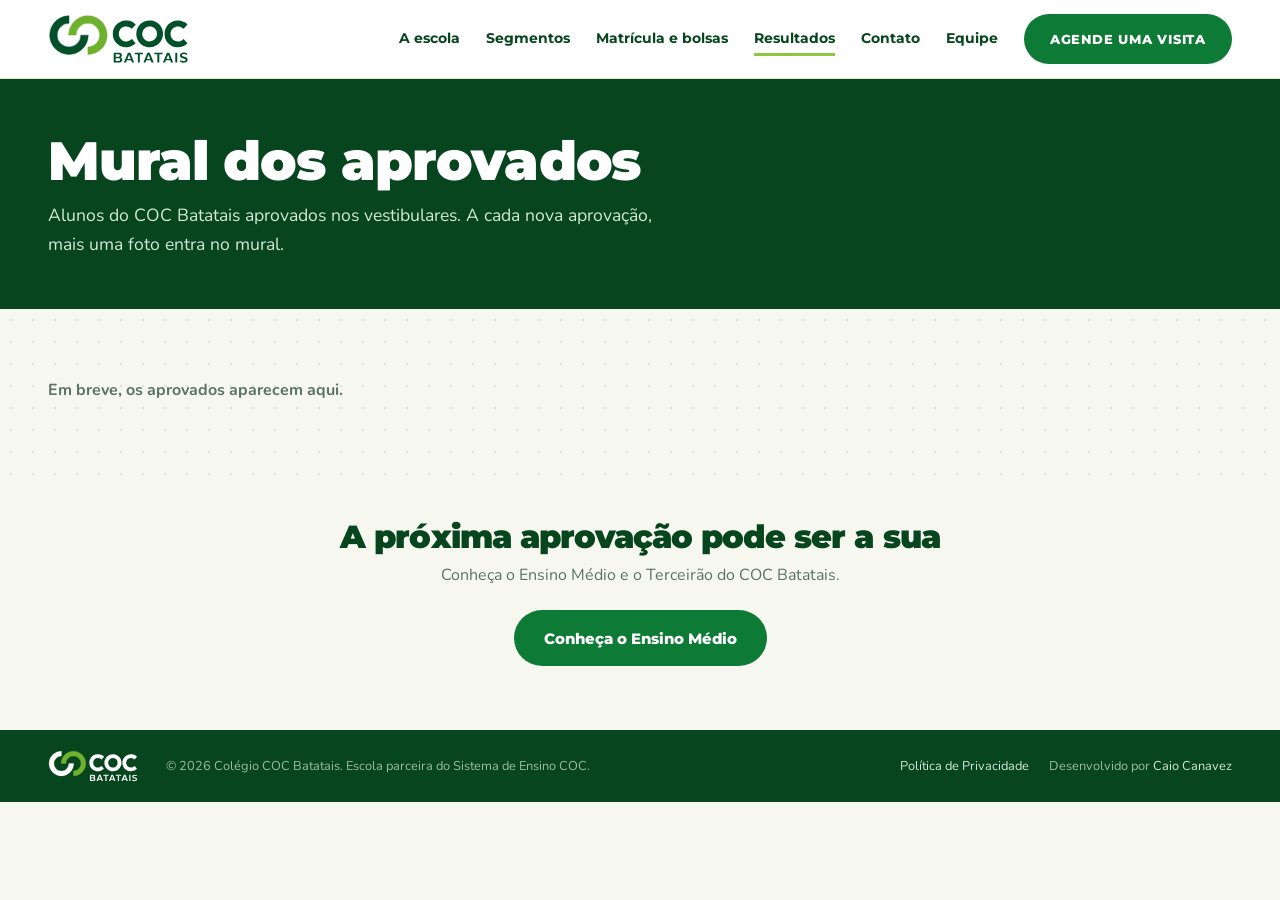
<file: aprovados.html>
<!doctype html>
<html lang="pt-BR" class="mural-page">
<head>
  <meta charset="utf-8">
  <meta name="viewport" content="width=device-width,initial-scale=1">
  <title>Mural dos aprovados | Colégio COC Batatais</title>
  <meta name="description" content="Alunos do Colégio COC Batatais aprovados nos vestibulares: nome, curso e faculdade de cada aprovação.">
  <meta name="theme-color" content="#07451f">
  <!-- VERSÃO DE TESTE: remover a linha abaixo quando o site for para a hospedagem definitiva -->
  <meta name="robots" content="noindex, nofollow">
  <meta property="og:title" content="Mural dos aprovados | Colégio COC Batatais">
  <meta property="og:description" content="Alunos do COC Batatais aprovados nos vestibulares.">
  <meta property="og:type" content="website">
  <meta property="og:locale" content="pt_BR">
  <meta property="og:image" content="assets/og-image.jpg">
  <link rel="icon" type="image/svg+xml" href="assets/logo/simbolo-coc.svg">
  <link rel="preconnect" href="https://fonts.googleapis.com">
  <link rel="preconnect" href="https://fonts.gstatic.com" crossorigin>
  <link href="https://fonts.googleapis.com/css2?family=Caveat+Brush&family=Montserrat:wght@700;800;900&family=Nunito:wght@400;600;700;800&display=swap" rel="stylesheet">
  <link rel="stylesheet" href="assets/css/site.css">
  <link rel="stylesheet" href="assets/mural.css">
</head>
<body>
  <a class="skip" href="#conteudo">Pular para o conteúdo</a>
  <header class="site-header"><div class="container nav"><a class="brand" href="index.html" aria-label="Colégio COC Batatais, página inicial"><img src="assets/logo/logo-coc-batatais.svg" alt="" width="1244" height="440"></a><nav class="navlinks" id="navlinks" aria-label="Navegação principal"><a href="index.html#escola">A escola</a><a href="index.html#segmentos">Segmentos</a><a href="index.html#bolsas">Matrícula e bolsas</a><a href="aprovados.html" aria-current="page">Resultados</a><a href="index.html#contato">Contato</a><a href="colaboradores.html">Equipe</a><a class="btn btn-green btn-caps" href="index.html#contato">Agende uma visita</a></nav><button class="menu-btn" aria-label="Abrir menu" aria-expanded="false" aria-controls="navlinks"><span></span><span></span></button></div></header>

  <main id="conteudo">
    <section class="page-hero page-hero-mural"><div class="container"><h1>Mural dos aprovados</h1><p>Alunos do COC Batatais aprovados nos vestibulares. A cada nova aprovação, mais uma foto entra no mural.</p><span class="mural-count" id="count" hidden></span></div></section>
    <section class="mural-wall" aria-label="Alunos aprovados">
      <div id="mural"></div>
      <p class="mural-hint container" id="hint" hidden>Passe o mouse ou toque no mural para pausar.</p>
    </section>
    <section class="mural-cta container"><h2>A próxima aprovação pode ser a sua</h2><p>Conheça o Ensino Médio e o Terceirão do COC Batatais.</p><a class="btn btn-green" href="index.html#segmentos">Conheça o Ensino Médio</a></section>
  </main>

  <footer class="site-footer"><div class="container foot"><a class="brand" href="index.html" aria-label="Colégio COC Batatais, página inicial"><img src="assets/logo/logo-coc-batatais-branco.svg" alt="" width="1244" height="440" loading="lazy" decoding="async"></a><span class="copy">© 2026 Colégio COC Batatais. Escola parceira do Sistema de Ensino COC.</span><nav class="f-links" aria-label="Rodapé"><a href="politica-de-privacidade.html">Política de Privacidade</a><span>Desenvolvido por <a href="https://www.instagram.com/canavezz/" target="_blank" rel="noopener noreferrer" aria-label="Instagram de Caio Canavez">Caio Canavez</a></span></nav></div></footer>

  <script src="assets/supabase-config.js"></script>
  <script src="assets/mural.js"></script>
  <script>
    CocMural.mount(document.getElementById('mural'), {
      onEmpty: el => { el.innerHTML = '<p class="mq-empty container">Em breve, os aprovados aparecem aqui.</p>'; }
    }).then(rows => {
      if (!rows.length) return;
      const count = document.getElementById('count');
      count.textContent = rows.length === 1 ? '1 aprovação' : `${rows.length} aprovações`;
      count.hidden = false;
      document.getElementById('hint').hidden = false;
    });
  </script>
  <script src="assets/js/site.js" defer></script>
</body>
</html>
</file>
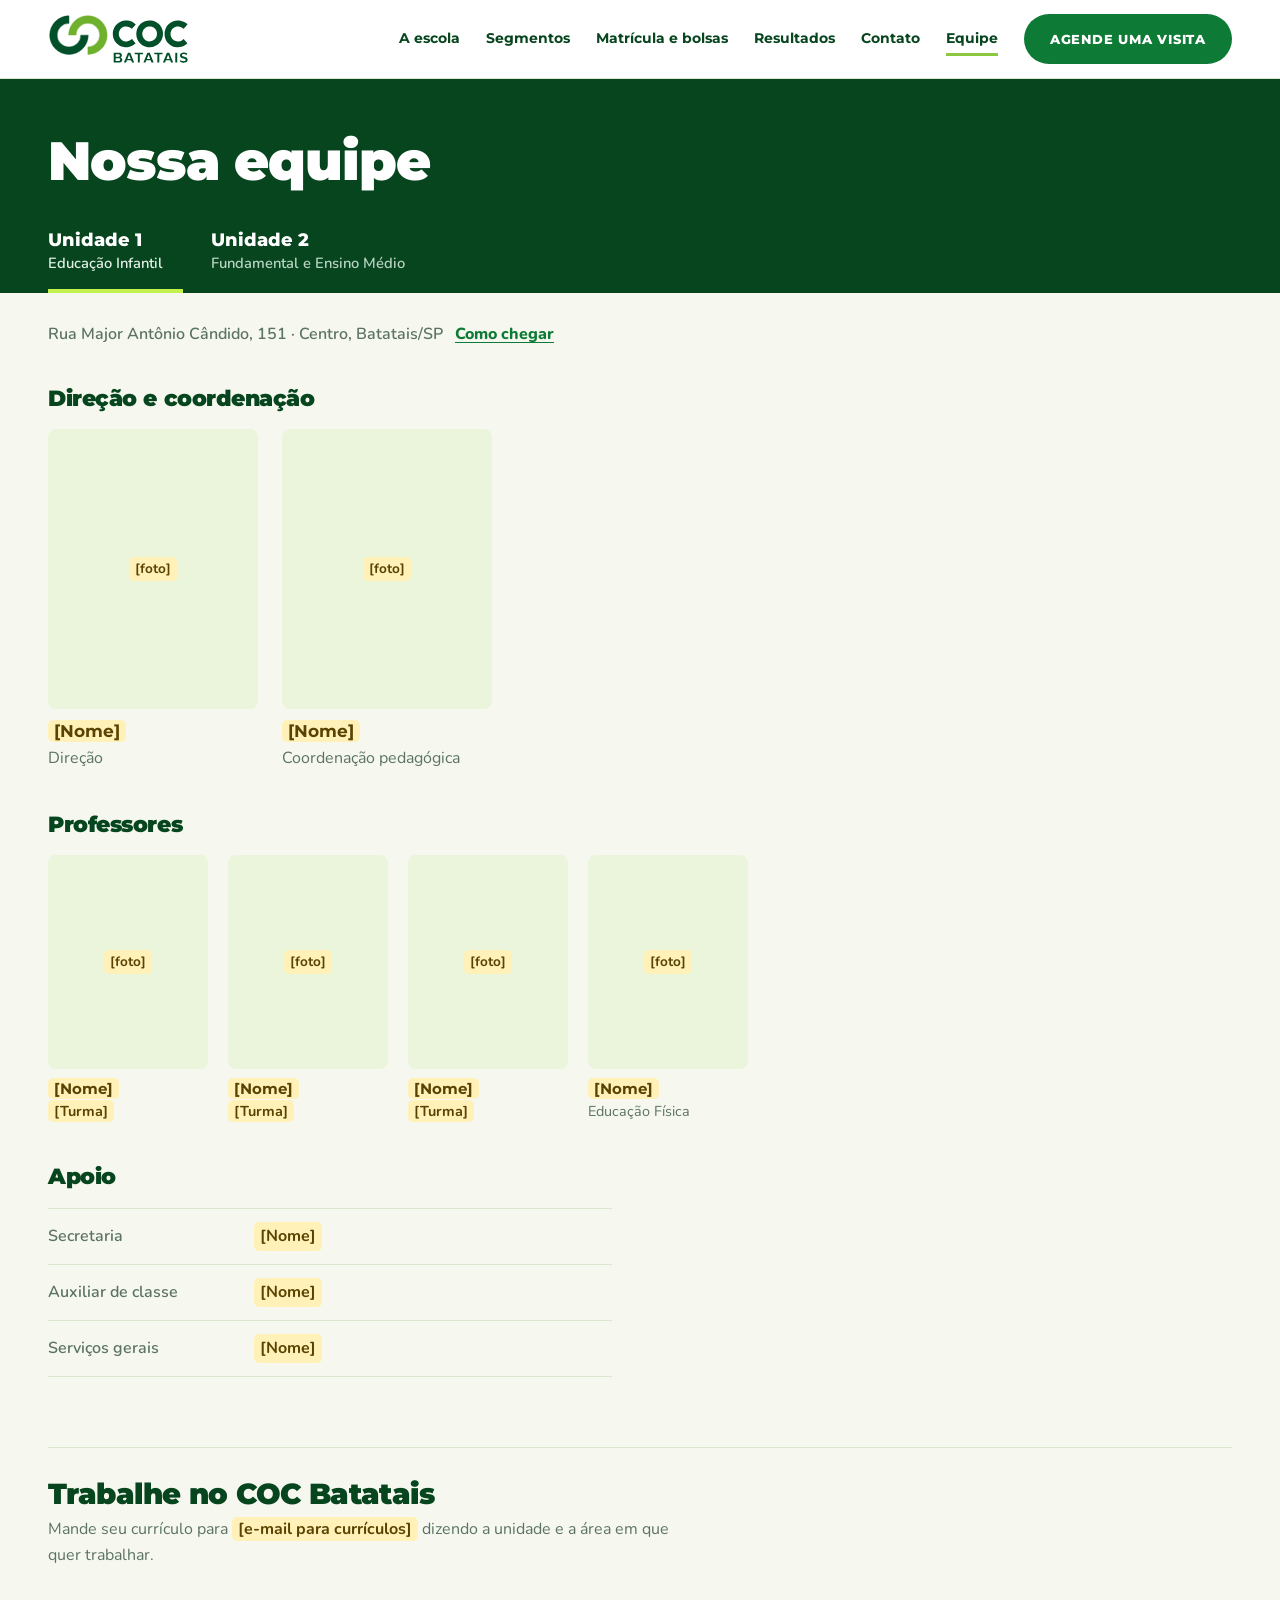
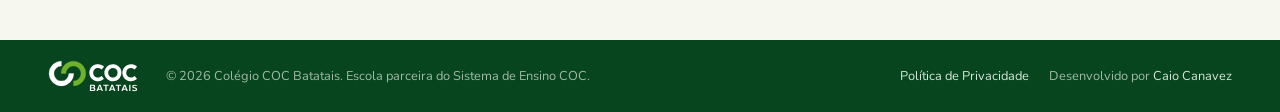
<file: colaboradores.html>
<!doctype html>
<html lang="pt-BR" class="team">
<head>
  <meta charset="utf-8">
  <meta name="viewport" content="width=device-width,initial-scale=1">
  <title>Nossa equipe | Colégio COC Batatais</title>
  <meta name="description" content="Conheça a equipe do Colégio COC Batatais: direção, coordenação, professores e funcionários das Unidades 1 e 2.">
  <meta name="theme-color" content="#07451f">
  <!-- VERSÃO DE TESTE: remover a linha abaixo quando o site for para a hospedagem definitiva -->
  <meta name="robots" content="noindex, nofollow">
  <meta property="og:title" content="Nossa equipe | Colégio COC Batatais">
  <meta property="og:description" content="Direção, coordenação, professores e funcionários das Unidades 1 e 2.">
  <meta property="og:type" content="website">
  <meta property="og:locale" content="pt_BR">
  <meta property="og:image" content="assets/og-image.jpg">
  <link rel="icon" type="image/svg+xml" href="assets/logo/simbolo-coc.svg">
  <link rel="preconnect" href="https://fonts.googleapis.com">
  <link rel="preconnect" href="https://fonts.gstatic.com" crossorigin>
  <link href="https://fonts.googleapis.com/css2?family=Caveat+Brush&family=Montserrat:wght@700;800;900&family=Nunito:wght@400;600;700;800&display=swap" rel="stylesheet">
  <link rel="stylesheet" href="assets/css/site.css">
</head>
<body>
  <a class="skip" href="#conteudo">Pular para o conteúdo</a>
  <header class="site-header"><div class="container nav"><a class="brand" href="index.html" aria-label="Colégio COC Batatais, página inicial"><img src="assets/logo/logo-coc-batatais.svg" alt="" width="1244" height="440"></a><nav class="navlinks" id="navlinks" aria-label="Navegação principal"><a href="index.html#escola">A escola</a><a href="index.html#segmentos">Segmentos</a><a href="index.html#bolsas">Matrícula e bolsas</a><a href="index.html#aprovados">Resultados</a><a href="index.html#contato">Contato</a><a href="colaboradores.html" aria-current="page">Equipe</a><a class="btn btn-green btn-caps" href="index.html#contato">Agende uma visita</a></nav><button class="menu-btn" aria-label="Abrir menu" aria-expanded="false" aria-controls="navlinks"><span></span><span></span></button></div></header>

  <main id="conteudo">
    <section class="page-hero"><div class="container"><h1>Nossa equipe</h1><div class="unit-tabs" role="tablist" aria-label="Unidades" id="unit-tabs"></div></div></section>
    <div class="container" id="units"></div>
    <div class="container"><section class="join" aria-labelledby="join-title"><h2 id="join-title">Trabalhe no COC Batatais</h2><p>Mande seu currículo para <span id="cv-mail"></span> dizendo a unidade e a área em que quer trabalhar.</p></section></div>
  </main>

  <footer class="site-footer"><div class="container foot"><a class="brand" href="index.html" aria-label="Colégio COC Batatais, página inicial"><img src="assets/logo/logo-coc-batatais-branco.svg" alt="" width="1244" height="440" loading="lazy" decoding="async"></a><span class="copy">© 2026 Colégio COC Batatais. Escola parceira do Sistema de Ensino COC.</span><nav class="f-links" aria-label="Rodapé"><a href="politica-de-privacidade.html">Política de Privacidade</a><span>Desenvolvido por <a href="https://www.instagram.com/canavezz/" target="_blank" rel="noopener noreferrer" aria-label="Instagram de Caio Canavez">Caio Canavez</a></span></nav></div></footer>

  <script>
    /* ==== EQUIPE: edite aqui ====
       Textos entre [colchetes] aparecem destacados em amarelo: troque pelos dados reais.
       P(nome, cargo, disciplina ou turma, foto)
         nome: um nome ou uma lista, ex.: ['Ana Lima','João Prado'] (vários professores na mesma disciplina).
         foto: caminho da imagem, ex.: 'assets/equipe/maria-silva.jpg' (retrato em pé, 3:4).
       Grupos com formato:'fotos' mostram retratos (com destaque:true, maiores: direção e coordenação).
       Embaixo do nome aparece a disciplina ou a turma; sem elas, o cargo.
       Quem não tiver foto aparece só com nome e cargo. Grupos sem formato viram uma lista (equipe de apoio).
       Os demais viram um quadro: disciplina, turma ou cargo à esquerda e o nome à direita,
       com a foto pequena ao lado do nome quando houver.
       Publique nome e foto de cada pessoa somente com autorização dela (LGPD). */
    const EMAIL_CURRICULO='';   // ex.: 'rh@cocbatatais.com.br'
    const P=(nome,cargo,disciplina='',foto='')=>({nome,cargo,disciplina,foto});
    const UNIDADES=[
      {id:'unidade-1',nome:'Unidade 1',resumo:'Educação Infantil',endereco:'Rua Major Antônio Cândido, 151 · Centro',mapa:'https://share.google/PtpCFJNDmwvgeJHQX',
        grupos:[
          {id:'u1-direcao',titulo:'Direção e coordenação',formato:'fotos',destaque:true,pessoas:[P('[Nome]','Direção'),P('[Nome]','Coordenação pedagógica')]},
          {id:'u1-professores',titulo:'Professores',formato:'fotos',pessoas:[P('[Nome]','Professora','[Turma]'),P('[Nome]','Professora','[Turma]'),P('[Nome]','Professora','[Turma]'),P('[Nome]','Professor(a)','Educação Física')]},
          {id:'u1-apoio',titulo:'Apoio',pessoas:[P('[Nome]','Secretaria'),P('[Nome]','Auxiliar de classe'),P('[Nome]','Serviços gerais')]}
        ]},
      {id:'unidade-2',nome:'Unidade 2',resumo:'Fundamental e Ensino Médio',endereco:'Rua Prudente de Morais, 143 · Centro',mapa:'https://share.google/SqHsHTZAGZyHKakDN',
        grupos:[
          {id:'u2-direcao',titulo:'Direção e coordenação',formato:'fotos',destaque:true,pessoas:[P('[Nome]','Direção'),P('[Nome]','Coordenação do Fundamental I'),P('[Nome]','Coordenação do Fundamental II e do Ensino Médio')]},
          {id:'u2-fund1',titulo:'Fundamental I',subtitulo:'1º ao 5º ano',formato:'fotos',pessoas:[P('[Nome]','Professora','1º ano'),P('[Nome]','Professora','2º ano'),P('[Nome]','Professora','3º ano'),P('[Nome]','Professora','4º ano'),P('[Nome]','Professora','5º ano')]},
          {id:'u2-fund2',titulo:'Fundamental II',subtitulo:'6º ao 9º ano',formato:'fotos',pessoas:[P('[Nome]','Professor(a)','Língua Portuguesa'),P('[Nome]','Professor(a)','Matemática'),P('[Nome]','Professor(a)','Ciências'),P('[Nome]','Professor(a)','História'),P('[Nome]','Professor(a)','Geografia'),P('[Nome]','Professor(a)','Inglês')]},
          {id:'u2-medio',titulo:'Ensino Médio',subtitulo:'1ª à 3ª série',formato:'fotos',pessoas:[P('[Nome]','Professor(a)','Língua Portuguesa'),P('[Nome]','Professor(a)','Matemática'),P('[Nome]','Professor(a)','Física'),P('[Nome]','Professor(a)','Química'),P('[Nome]','Professor(a)','Biologia'),P('[Nome]','Professor(a)','História')]},
          {id:'u2-apoio',titulo:'Administração e apoio',pessoas:[P('[Nome]','Secretaria'),P('[Nome]','Financeiro'),P('[Nome]','Inspetoria'),P('[Nome]','Serviços gerais')]}
        ]}
    ];

    const esc=s=>String(s).replace(/[&<>"]/g,c=>({'&':'&amp;','<':'&lt;','>':'&gt;','"':'&quot;'}[c]));
    const todo=s=>esc(s).replace(/\[([^\]]+)\]/g,'<span class="todo">[$1]</span>');
    const isTodo=s=>!Array.isArray(s)&&/^\[.*\]$/.test(s.trim());
    const names=n=>Array.isArray(n)?n.map(x=>`<span>${todo(x)}</span>`).join(''):todo(n);
        const img=p=>p.foto?`<img src="${esc(p.foto)}" alt="" loading="lazy" decoding="async" onerror="this.remove()">`:'';
    const portrait=p=>`<li${!p.foto&&!isTodo(p.nome)?' class="no-photo"':''}>${p.foto?`<div class="portrait-photo">${img(p)}</div>`:isTodo(p.nome)?'<div class="portrait-photo"><span class="todo">[foto]</span></div>':''}<strong>${names(p.nome)}</strong><span class="portrait-role">${todo(p.disciplina||p.cargo)}</span></li>`;
    const row=p=>`<li><span class="board-label">${todo(p.disciplina||p.cargo)}</span><span class="board-who">${img(p)}<span>${names(p.nome)}</span></span></li>`;
    const groupHead=g=>`<div class="group-head"><h3>${esc(g.titulo)}</h3>${g.subtitulo?`<p class="group-sub">${esc(g.subtitulo)}</p>`:''}</div>`;
    const group=g=>`<div class="group" id="${g.id}">${groupHead(g)}${g.formato==='fotos'?`<ul class="portraits${g.destaque?'':' sm'}">${g.pessoas.map(portrait).join('')}</ul>`:`<ul class="board">${g.pessoas.map(row).join('')}</ul>`}</div>`;
    const address=u=>u.endereco?`${esc(u.endereco)}, Batatais/SP${u.mapa?`<a class="link" href="${esc(u.mapa)}" target="_blank" rel="noopener noreferrer">Como chegar</a>`:''}`:todo(`[Endereço da ${u.nome}]`);

    document.getElementById('unit-tabs').innerHTML=UNIDADES.map((u,i)=>`<button class="unit-tab" role="tab" id="tab-${u.id}" aria-controls="${u.id}" aria-selected="${i===0}" tabindex="${i===0?0:-1}"><b>${esc(u.nome)}</b><small>${esc(u.resumo)}</small></button>`).join('');
    document.getElementById('units').innerHTML=UNIDADES.map((u,i)=>{
      const fotos=u.grupos.filter(g=>g.formato==='fotos'),quadro=u.grupos.filter(g=>g.formato!=='fotos');
      return`<section class="unit" role="tabpanel" id="${u.id}" aria-labelledby="tab-${u.id}"${i?' hidden':''}>
      <h2 class="sr">${esc(u.nome)}: ${esc(u.resumo)}</h2><p class="unit-addr">${address(u)}</p>
      ${u.grupos.length>3?`<nav class="jump" aria-label="Grupos da ${esc(u.nome)}">${u.grupos.map(g=>`<a href="#${g.id}">${esc(g.titulo)}</a>`).join('')}</nav>`:''}
      ${fotos.map(group).join('')}<div class="boards">${quadro.map(group).join('')}</div>
    </section>`}).join('');
    document.getElementById('cv-mail').innerHTML=EMAIL_CURRICULO?`<a class="link" href="mailto:${esc(EMAIL_CURRICULO)}">${esc(EMAIL_CURRICULO)}</a>`:todo('[e-mail para currículos]');

    const tabs=[...document.querySelectorAll('.unit-tab')];
    const select=(tab,focus)=>{tabs.forEach(t=>{const on=t===tab;t.setAttribute('aria-selected',on);t.tabIndex=on?0:-1;document.getElementById(t.getAttribute('aria-controls')).hidden=!on});if(focus)tab.focus();history.replaceState(null,'','#'+tab.getAttribute('aria-controls'))};
    tabs.forEach((tab,i)=>{tab.addEventListener('click',()=>select(tab));tab.addEventListener('keydown',e=>{const step={ArrowRight:1,ArrowDown:1,ArrowLeft:-1,ArrowUp:-1}[e.key];if(step){e.preventDefault();select(tabs[(i+step+tabs.length)%tabs.length],true)}})});
    /* Abre direto na unidade do link (ex.: colaboradores.html#unidade-2) */
    const fromHash=location.hash&&document.getElementById('tab-'+location.hash.slice(1));if(fromHash)select(fromHash);

  </script>
  <script src="assets/js/site.js" defer></script>
</body>
</html>
</file>
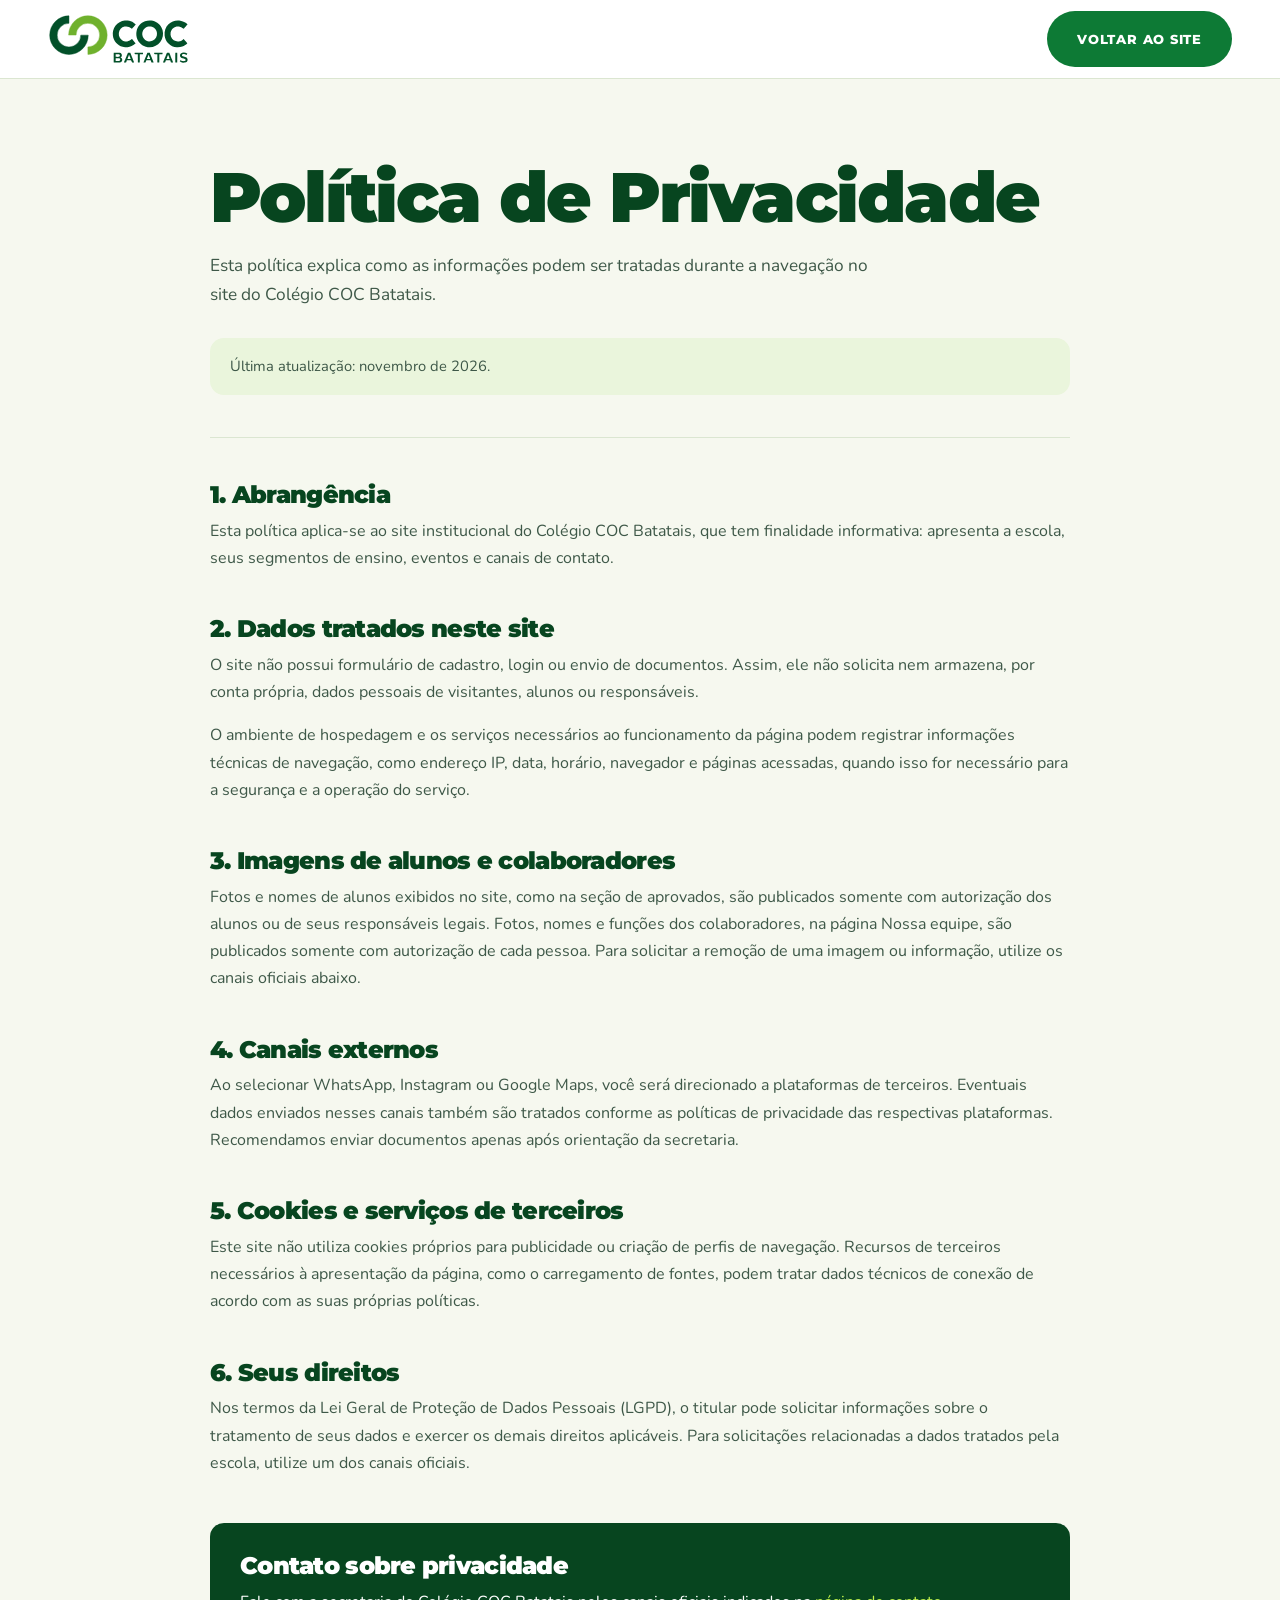
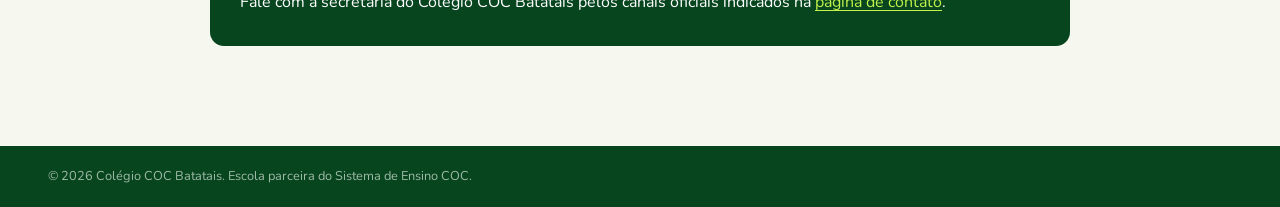
<file: politica-de-privacidade.html>
<!doctype html>
<html lang="pt-BR">
<head>
  <meta charset="utf-8">
  <meta name="viewport" content="width=device-width,initial-scale=1">
  <title>Política de Privacidade | Colégio COC Batatais</title>
  <meta name="description" content="Política de Privacidade do site do Colégio COC Batatais.">
  <meta name="theme-color" content="#07451f">
  <!-- VERSÃO DE TESTE: remover a linha abaixo quando o site for para a hospedagem definitiva -->
  <meta name="robots" content="noindex, nofollow">
  <link rel="icon" type="image/svg+xml" href="assets/logo/simbolo-coc.svg">
  <link rel="preconnect" href="https://fonts.googleapis.com">
  <link rel="preconnect" href="https://fonts.gstatic.com" crossorigin>
  <link href="https://fonts.googleapis.com/css2?family=Caveat+Brush&family=Montserrat:wght@700;800;900&family=Nunito:wght@400;600;700;800&display=swap" rel="stylesheet">
  <link rel="stylesheet" href="assets/css/site.css">
</head>
<body>
  <a class="skip" href="#conteudo">Pular para o conteúdo</a>
  <header class="site-header"><nav class="container nav" aria-label="Navegação"><a class="brand" href="index.html" aria-label="Colégio COC Batatais, página inicial"><img src="assets/logo/logo-coc-batatais.svg" alt="" width="1244" height="440"></a><a class="btn btn-green btn-caps" href="index.html">Voltar ao site</a></nav></header>
  <main id="conteudo" class="container prose">
    <h1>Política de Privacidade</h1>
    <p class="prose-intro">Esta política explica como as informações podem ser tratadas durante a navegação no site do Colégio COC Batatais.</p>
    <p class="prose-updated">Última atualização: novembro de 2026.</p>
    <div class="prose-body">
      <h2>1. Abrangência</h2>
      <p>Esta política aplica-se ao site institucional do Colégio COC Batatais, que tem finalidade informativa: apresenta a escola, seus segmentos de ensino, eventos e canais de contato.</p>

      <h2>2. Dados tratados neste site</h2>
      <p>O site não possui formulário de cadastro, login ou envio de documentos. Assim, ele não solicita nem armazena, por conta própria, dados pessoais de visitantes, alunos ou responsáveis.</p>
      <p>O ambiente de hospedagem e os serviços necessários ao funcionamento da página podem registrar informações técnicas de navegação, como endereço IP, data, horário, navegador e páginas acessadas, quando isso for necessário para a segurança e a operação do serviço.</p>

      <h2>3. Imagens de alunos e colaboradores</h2>
      <p>Fotos e nomes de alunos exibidos no site, como na seção de aprovados, são publicados somente com autorização dos alunos ou de seus responsáveis legais. Fotos, nomes e funções dos colaboradores, na página Nossa equipe, são publicados somente com autorização de cada pessoa. Para solicitar a remoção de uma imagem ou informação, utilize os canais oficiais abaixo.</p>

      <h2>4. Canais externos</h2>
      <p>Ao selecionar WhatsApp, Instagram ou Google Maps, você será direcionado a plataformas de terceiros. Eventuais dados enviados nesses canais também são tratados conforme as políticas de privacidade das respectivas plataformas. Recomendamos enviar documentos apenas após orientação da secretaria.</p>

      <h2>5. Cookies e serviços de terceiros</h2>
      <p>Este site não utiliza cookies próprios para publicidade ou criação de perfis de navegação. Recursos de terceiros necessários à apresentação da página, como o carregamento de fontes, podem tratar dados técnicos de conexão de acordo com as suas próprias políticas.</p>

      <h2>6. Seus direitos</h2>
      <p>Nos termos da Lei Geral de Proteção de Dados Pessoais (LGPD), o titular pode solicitar informações sobre o tratamento de seus dados e exercer os demais direitos aplicáveis. Para solicitações relacionadas a dados tratados pela escola, utilize um dos canais oficiais.</p>

      <section class="prose-contact" aria-labelledby="contato-title">
        <h2 id="contato-title">Contato sobre privacidade</h2>
        <p>Fale com a secretaria do Colégio COC Batatais pelos canais oficiais indicados na <a href="index.html#contato">página de contato</a>.</p>
      </section>
    </div>
  </main>
  <footer class="site-footer"><div class="container foot"><span class="copy">© 2026 Colégio COC Batatais. Escola parceira do Sistema de Ensino COC.</span></div></footer>
  <script src="assets/js/site.js" defer></script>
</body>
</html>
</file>
<file: assets/css/site.css>
/* ==========================================================================
   Colégio COC Batatais — folha de estilo única do site

   Índice
     1. Tokens (cores, fontes, medidas)
     2. Base
     3. Layout (container, seções)
     4. Peças reutilizadas (botões, fotos, marcações, animação de entrada)
     5. Cabeçalho e menu
     6. Rodapé
     7. Página inicial
     8. Página inicial no computador: uma seção por tela
     9. Página Nossa equipe
    10. Página Política de Privacidade
    11. Página Mural dos aprovados
    12. Painel dos aprovados (cadastro)
    13. Transição entre páginas e movimento reduzido

   Pontos de quebra
     até 980px  -> tablet e celular: menu recolhido, uma coluna
     até 620px  -> celular
   ========================================================================== */


/* 1. Tokens
   ========================================================================== */

:root {
  /* Verdes da marca, do mais escuro ao mais claro */
  --ink: #06331a;
  --deep: #07451f;
  --green: #0d7a35;
  --lime-ink: #3d8a1a;
  --lime: #8dc63f;
  --neon: #c2f24b;
  --mint: #eaf5dc;
  --cream: #f6f8ef;
  --white: #fff;

  /* Texto */
  --text: #1d3a2a;
  --text-strong: #304a3a;
  --text-soft: #46604f;
  --muted: #5b7264;
  --on-green: #d3e8d6;   /* texto corrido sobre fundo verde */
  --on-lime: #173d22;    /* texto corrido sobre fundo lima */

  --line: #dbe6d1;
  --line-on-green: rgba(255, 255, 255, .22);
  --line-on-lime: rgba(6, 51, 26, .22);

  /* Marcação amarela das informações que a escola ainda precisa confirmar */
  --todo-bg: #fff1b8;
  --todo-text: #5a4300;

  --font-title: Montserrat, sans-serif;
  --font-body: Nunito, sans-serif;
  --font-script: "Caveat Brush", cursive;

  --radius: 14px;
  --radius-sm: 8px;
  --radius-pill: 999px;

  --gutter: 48px;                              /* margem lateral da página */
  --nav-h: 78px;
  --header-h: calc(var(--nav-h) + 1px);        /* altura do menu + a linha de baixo */
  --screen: calc(100svh - var(--header-h));    /* uma tela, descontado o cabeçalho */

  --shadow-header: 0 12px 30px -20px rgba(6, 51, 26, .55);
  --ease: cubic-bezier(.2, .7, .2, 1);
}

@media (max-width: 980px) {
  :root { --gutter: 20px; }
}

@media (max-width: 620px) {
  :root { --gutter: 16px; --nav-h: 68px; }
}


/* 2. Base
   ========================================================================== */

*,
*::before,
*::after { box-sizing: border-box; }

html {
  scroll-behavior: smooth;
  scroll-padding-top: calc(var(--header-h) + 12px);
  overflow-x: clip;
}

body {
  margin: 0;
  background: var(--cream);
  color: var(--text);
  font: 16px/1.65 var(--font-body);
}

h1, h2, h3, p { margin-top: 0; }

h1, h2, h3 {
  font-family: var(--font-title);
  font-weight: 900;
  line-height: 1.02;
  letter-spacing: -.03em;
  color: var(--deep);
}

h1, h2 { text-wrap: balance; }

h2 {
  font-size: clamp(2.2rem, 4.6vw, 4rem);
  margin-bottom: 18px;
}

a { color: inherit; text-decoration: none; }
button { font: inherit; }
img { max-width: 100%; }

:focus-visible {
  outline: 3px solid var(--neon);
  outline-offset: 3px;
}

[aria-disabled="true"] {
  opacity: .5;
  cursor: not-allowed;
}

/* Só para leitores de tela */
.sr {
  position: absolute;
  width: 1px;
  height: 1px;
  overflow: hidden;
  clip: rect(0 0 0 0);
  white-space: nowrap;
}

.skip {
  position: fixed;
  z-index: 999;
  top: 8px;
  left: 8px;
  padding: 10px 14px;
  border-radius: var(--radius-sm);
  background: var(--neon);
  color: var(--ink);
  transform: translateY(-150%);
}

.skip:focus { transform: none; }


/* 3. Layout
   ========================================================================== */

.container {
  width: calc(100% - 2 * var(--gutter));
  margin-inline: auto;
}

main > section,
.site-footer {
  position: relative;
  overflow-x: clip;
}

.section { padding: 120px 0; }

.lead {
  max-width: 640px;
  font-size: 1.08rem;
  color: var(--muted);
}

@media (max-width: 620px) {
  .section { padding: 84px 0; }
}


/* 4. Peças reutilizadas
   ========================================================================== */

/* Botões ---------------------------------------------------------------- */

.btn {
  display: inline-flex;
  align-items: center;
  justify-content: center;
  gap: 12px;
  min-height: 56px;
  padding: 0 28px;
  border: 2px solid transparent;
  border-radius: var(--radius-pill);
  font: 800 15px var(--font-title);
  cursor: pointer;
  transition: background-color .2s var(--ease), color .2s var(--ease), border-color .2s var(--ease);
}

.btn:active { transform: scale(.98); }

.btn-lime { background: var(--lime); color: var(--ink); }
.btn-lime:hover { background: var(--neon); }

.btn-green { background: var(--green); color: var(--white); }
.btn-green:hover { background: var(--deep); }

.btn-deep { background: var(--deep); color: var(--white); }
.btn-deep:hover { background: var(--ink); }

.btn-ghost { border-color: rgba(255, 255, 255, .4); color: var(--white); }
.btn-ghost:hover { border-color: var(--neon); color: var(--neon); }

/* Usa a cor do segmento (--accent vem do painel) */
.btn-accent { background: var(--accent); color: var(--white); }
.btn-accent:hover { filter: brightness(.92); }

/* Botões do menu e do topo: caixa alta, como na primeira versão do site */
.btn-caps {
  font-size: 13px;
  letter-spacing: .06em;
  text-transform: uppercase;
}

@media (max-width: 620px) {
  .btn { width: 100%; }
}

/* Link sublinhado dentro de texto ---------------------------------------- */

.link {
  font-weight: 800;
  color: var(--green);
  text-decoration: underline;
  text-underline-offset: 3px;
}

/* Fotos ------------------------------------------------------------------
   .media-shell guarda o lugar da foto. Enquanto o arquivo não existe,
   mostra uma moldura tracejada com o nome do arquivo esperado (data-label). */

.media-shell {
  position: relative;
  overflow: hidden;
  background: linear-gradient(150deg, #d9ecc6, #b7d99a);
}

.media-shell img {
  display: block;
  width: 100%;
  height: 100%;
  object-fit: cover;
  object-position: center top;
  opacity: 0;
  transition: opacity .5s var(--ease);
}

.media-shell.is-loaded img { opacity: 1; }
.media-shell.is-empty img { display: none; }

.media-shell.is-empty::before {
  content: attr(data-label);
  position: absolute;
  inset: 14px;
  display: grid;
  place-items: center;
  padding: 24px;
  border: 2px dashed rgba(7, 69, 31, .28);
  border-radius: inherit;
  text-align: center;
  white-space: pre-line;
  color: rgba(7, 69, 31, .6);
  font: 800 11px/1.5 var(--font-title);
  letter-spacing: .14em;
  text-transform: uppercase;
}

/* Foto que preenche todo o bloco em que está */
.photo-fill {
  position: relative;
  overflow: hidden;
  border-radius: var(--radius);
}

.photo-fill > .media-shell {
  position: absolute;
  inset: 0;
}

/* Informação pendente ------------------------------------------------------ */

.todo {
  padding: 1px 6px;
  border-radius: 5px;
  background: var(--todo-bg);
  color: var(--todo-text);
  font-weight: 700;
  -webkit-box-decoration-break: clone;
  box-decoration-break: clone;
}

/* Risco decorativo (ícone "spark") ------------------------------------------ */

.spark {
  display: inline-block;
  width: 42px;
  color: var(--lime);
}

.spark svg {
  display: block;
  width: 100%;
  height: auto;
}

/* Entrada dos blocos ao rolar ---------------------------------------------- */

.reveal {
  opacity: 0;
  transform: translateY(18px) scale(.94) rotate(-1deg);
  transition:
    opacity .6s var(--ease) var(--reveal-delay, 0ms),
    transform .6s var(--ease) var(--reveal-delay, 0ms);
}

.reveal.visible {
  opacity: 1;
  transform: none;
}


/* 5. Cabeçalho e menu
   ========================================================================== */

.site-header {
  position: sticky;
  top: 0;
  z-index: 100;
  background: var(--white);
  border-bottom: 1px solid var(--line);
  transition: background-color .3s var(--ease), border-color .3s var(--ease), box-shadow .3s var(--ease);
}

.site-header.scrolled { box-shadow: var(--shadow-header); }

.nav {
  display: flex;
  align-items: center;
  justify-content: space-between;
  gap: 24px;
  height: var(--nav-h);
}

.brand {
  display: inline-flex;
  align-items: center;
}

.brand img {
  display: block;
  width: auto;
  height: 50px;
}

.brand .logo-white { display: none; }

.navlinks {
  display: flex;
  align-items: center;
  gap: 26px;
}

.navlinks a:not(.btn) {
  padding: 6px 0;
  border-bottom: 3px solid transparent;
  font: 700 14px var(--font-title);
  color: var(--deep);
  transition: border-color .2s var(--ease), color .2s var(--ease);
}

.navlinks a:not(.btn):hover,
.navlinks a.active,
.navlinks a[aria-current="page"] { border-color: var(--lime); }

.navlinks .btn {
  min-height: 50px;
  padding: 0 24px;
}

.menu-btn {
  display: none;
  place-items: center;
  align-content: center;
  width: 48px;
  height: 48px;
  border: 0;
  border-radius: 50%;
  background: var(--deep);
  color: var(--white);
  cursor: pointer;
}

.menu-btn span {
  display: block;
  width: 20px;
  height: 2px;
  border-radius: 2px;
  background: currentColor;
  transition: transform .25s var(--ease);
}

.menu-btn span + span { margin-top: 6px; }

/* Página inicial: o cabeçalho fica transparente sobre o topo verde e
   vira o cabeçalho branco quando a página rola ou o menu abre. */

.header-overlay .site-header { position: fixed; inset: 0 0 auto; }

.header-overlay .site-header:not(.scrolled) {
  background: transparent;
  border-bottom-color: transparent;
}

.header-overlay .site-header:not(.scrolled) .logo-white { display: block; }
.header-overlay .site-header:not(.scrolled) .logo-color { display: none; }

@media (min-width: 981px) {
  .header-overlay .site-header:not(.scrolled) .navlinks a:not(.btn) { color: #d4e7d8; }

  .header-overlay .site-header:not(.scrolled) .navlinks a:not(.btn):hover,
  .header-overlay .site-header:not(.scrolled) .navlinks a.active {
    border-color: var(--neon);
    color: var(--white);
  }

  .header-overlay .site-header:not(.scrolled) .navlinks .btn { background: var(--lime); color: var(--ink); }
  .header-overlay .site-header:not(.scrolled) .navlinks .btn:hover { background: var(--neon); }
}

@media (max-width: 1100px) {
  .navlinks { gap: 18px; }
}

/* Menu recolhido */
@media (max-width: 980px) {
  .menu-btn { display: grid; }

  .navlinks {
    position: absolute;
    top: 100%;
    left: 0;
    right: 0;
    flex-direction: column;
    align-items: stretch;
    gap: 0;
    padding: 6px var(--gutter) 20px;
    border-bottom: 1px solid var(--line);
    background: var(--white);
    box-shadow: 0 24px 40px -24px rgba(6, 51, 26, .5);
    opacity: 0;
    visibility: hidden;
    transform: translateY(-6px);
    transition: opacity .2s var(--ease), transform .25s var(--ease), visibility 0s linear .25s;
  }

  .menu-open .navlinks {
    opacity: 1;
    visibility: visible;
    transform: none;
    transition: opacity .25s var(--ease), transform .3s var(--ease), visibility 0s;
  }

  .navlinks a:not(.btn) {
    padding: 14px 0;
    border-bottom: 1px solid var(--line);
    font-size: 15px;
  }

  .navlinks a:not(.btn):hover,
  .navlinks a.active,
  .navlinks a[aria-current="page"] {
    border-color: var(--line);
    color: var(--lime-ink);
  }

  .navlinks .btn { margin-top: 14px; }

  .menu-open .menu-btn span:first-child { transform: translateY(4px) rotate(45deg); }
  .menu-open .menu-btn span:last-child { transform: translateY(-4px) rotate(-45deg); }

  /* Com o menu aberto, o cabeçalho da página inicial também fica branco */
  .header-overlay.menu-open .site-header:not(.scrolled) {
    background: var(--white);
    border-bottom-color: var(--line);
  }

  .header-overlay.menu-open .site-header:not(.scrolled) .logo-white { display: none; }
  .header-overlay.menu-open .site-header:not(.scrolled) .logo-color { display: block; }
}

@media (max-width: 620px) {
  .brand img { height: 42px; }

  /* Contorno claro para o botão do menu não sumir sobre o verde */
  .header-overlay .menu-btn { box-shadow: 0 0 0 1px rgba(255, 255, 255, .25); }
}


/* 6. Rodapé
   ========================================================================== */

.site-footer {
  padding: 20px 0;
  background: var(--deep);
  color: #9fbaa6;
  font-size: .8rem;
}

.foot {
  display: flex;
  flex-wrap: wrap;
  align-items: center;
  justify-content: space-between;
  gap: 10px 28px;
}

.site-footer .brand img { height: 32px; }

.foot .copy { flex: 1; }

.f-links {
  display: flex;
  flex-wrap: wrap;
  align-items: center;
  gap: 6px 20px;
}

.f-links a {
  color: #d4e7d8;
  transition: color .2s;
}

.f-links a:hover { color: var(--neon); }

@media (max-width: 620px) {
  .foot {
    flex-direction: column;
    text-align: center;
  }

  .foot .copy { flex: none; }
  .f-links { justify-content: center; }
}


/* 7. Página inicial
   ========================================================================== */

/* 7.1 Topo --------------------------------------------------------------- */

.hero {
  display: flex;
  align-items: center;
  min-height: 100svh;
  padding: 130px 0 90px;
  overflow: hidden;
  background: radial-gradient(120% 90% at 85% 15%, #19a646 0, var(--green) 40%, #064522 100%);
  color: var(--white);
}

/* Arco e mancha de fundo */
.hero::before {
  content: "";
  position: absolute;
  left: -20vw;
  bottom: -34vw;
  width: 64vw;
  aspect-ratio: 1;
  border: 7vw solid rgba(255, 255, 255, .045);
  border-right-color: transparent;
  border-radius: 50%;
  transform: rotate(40deg);
}

.hero::after {
  content: "";
  position: absolute;
  right: -12vw;
  top: -14vw;
  width: 42vw;
  aspect-ratio: 1;
  border-radius: 42% 58% 63% 37% / 41% 44% 56% 59%;
  background: rgba(194, 242, 75, .07);
}

.hero-grid {
  position: relative;
  z-index: 1;
  display: grid;
  grid-template-columns: 1fr 1fr;
  gap: 50px;
  align-items: center;
}

.hero-tag {
  display: inline-flex;
  align-items: center;
  margin-bottom: 22px;
  padding: 7px 15px;
  border-radius: var(--radius-pill);
  background: rgba(255, 255, 255, .1);
  box-shadow: inset 0 0 0 1px rgba(194, 242, 75, .3);
  color: var(--neon);
  font: 800 11px/1.3 var(--font-title);
  letter-spacing: .14em;
  text-transform: uppercase;
}

.hero-script {
  display: block;
  width: fit-content;
  margin: 4px 0 10px;
  color: var(--neon);
  font: 400 clamp(2rem, 3.2vw, 3rem)/1 var(--font-script);
  transform: rotate(-4deg);
}

.hero h1 {
  margin: 0 0 28px;
  color: var(--white);
  font-size: clamp(3.1rem, 6.4vw, 6.4rem);
  line-height: .92;
  text-transform: uppercase;
}

.hero h1 em {
  color: var(--neon);
  font-style: normal;
}

.hero-intro {
  max-width: 580px;
  color: var(--on-green);
  font-size: 1.08rem;
}

.hero-chips {
  display: flex;
  flex-wrap: wrap;
  gap: 8px;
  margin: 26px 0 0;
  padding: 0;
  list-style: none;
}

.hero-chips li {
  padding: 6px 14px;
  border: 1px solid rgba(255, 255, 255, .25);
  border-radius: var(--radius-pill);
  color: #e3f1e5;
  font: 700 12px var(--font-title);
}

.hero-actions {
  display: flex;
  flex-wrap: wrap;
  gap: 14px;
  margin-top: 34px;
}

/* Foto redonda com os arcos, o selo e o recado */
.hero-art {
  position: relative;
  justify-self: end;
  width: 100%;
  max-width: 640px;
  aspect-ratio: 1;
}

.hero-ring {
  position: absolute;
  inset: 0;
  width: 100%;
  height: 100%;
  overflow: visible;
}

.hero-ring circle {
  fill: none;
  stroke-linecap: round;
}

.hero-photo {
  position: absolute;
  inset: 6%;
  border-radius: 50%;
  background: linear-gradient(150deg, #2bb456, #0a5d2a);
  box-shadow: 0 30px 60px -30px rgba(0, 0, 0, .55);
}

.hero-photo.is-empty::before {
  border-color: rgba(255, 255, 255, .3);
  color: rgba(255, 255, 255, .7);
}

.hero-seal {
  position: absolute;
  right: -2%;
  bottom: 4%;
  z-index: 3;
  display: grid;
  place-content: center;
  width: clamp(118px, 13vw, 152px);
  aspect-ratio: 1;
  border-radius: 50%;
  background: var(--neon);
  box-shadow: 0 14px 30px -14px rgba(0, 0, 0, .5);
  color: var(--ink);
  text-align: center;
  transform: rotate(10deg);
}

.hero-seal small {
  font: 800 11px var(--font-title);
  letter-spacing: .14em;
  text-transform: uppercase;
}

.hero-seal b {
  font: 900 clamp(2rem, 3vw, 2.6rem)/.95 var(--font-title);
  letter-spacing: -.04em;
}

.hero-note {
  position: absolute;
  left: -4%;
  bottom: 6%;
  z-index: 3;
  max-width: 240px;
  padding: 14px 20px;
  border-radius: 20px;
  background: var(--white);
  box-shadow: 0 18px 40px -20px rgba(0, 0, 0, .5);
  color: var(--deep);
  font: 400 1.45rem/1.05 var(--font-script);
  transform: rotate(-4deg);
}

.hero-note .spark {
  position: absolute;
  right: -30px;
  top: -24px;
  width: 38px;
  color: var(--neon);
}

.scrollcue {
  position: absolute;
  left: 50%;
  bottom: 28px;
  z-index: 1;
  display: flex;
  align-items: center;
  gap: 10px;
  color: #a9cdb2;
  font: 800 10px var(--font-title);
  letter-spacing: .22em;
  text-transform: uppercase;
  transform: translateX(-50%);
}

.scrollcue::before {
  content: "";
  width: 34px;
  height: 3px;
  border-radius: 3px;
  background: var(--neon);
}

/* Telas largas e baixas (notebook): encolhe o título para os botões caberem */
@media (min-width: 981px) and (max-height: 800px) {
  .hero { padding: 110px 0 70px; }
  .hero h1 { margin-bottom: 18px; font-size: clamp(2.8rem, 9.5vh, 5rem); }
  .hero-script { font-size: clamp(1.7rem, 5vh, 2.4rem); }
  .hero-tag { margin-bottom: 12px; }
  .hero-chips { margin-top: 16px; }
  .hero-actions { margin-top: 22px; }
  .hero-art { max-width: min(540px, 72vh); }
}

@media (max-width: 980px) {
  .hero { padding: 120px 0 80px; }
  .hero-grid { grid-template-columns: 1fr; }
  .hero-art { justify-self: center; max-width: 500px; }
}

@media (max-width: 620px) {
  .hero h1 { font-size: clamp(2.6rem, 12vw, 3.6rem); }
  .hero-actions { display: grid; }
  .hero-art { max-width: 380px; }
  .hero-note { left: 0; max-width: 200px; font-size: 1.2rem; }
  .scrollcue { display: none; }
}

/* 7.2 Blocos de duas colunas: foto de um lado, texto do outro -------------- */

/* Cada seção ajusta as colunas e os espaços por estas três variáveis */
.split {
  display: grid;
  grid-template-columns: var(--split-cols, 1fr 1fr);
  gap: var(--split-gap, 56px);
  align-items: center;
}

@media (max-width: 980px) {
  .split {
    grid-template-columns: 1fr;
    gap: var(--split-gap-stacked, 32px);
  }
}

/* 7.3 O COC em Batatais ------------------------------------------------- */

.about .split { --split-cols: 1.15fr .85fr; }

.about-photo { height: clamp(360px, 62vh, 620px); }

.about-copy p { font-size: 1.1rem; }

.about-copy strong {
  color: var(--deep);
  font-weight: 800;
}

.about-quote {
  margin: 26px 0 0;
  padding-top: 20px;
  border-top: 1px solid var(--line);
}

.about-quote p {
  margin-bottom: 6px;
  color: var(--deep);
  font-size: 1.15rem;
  font-style: italic;
}

.about-quote cite {
  color: var(--muted);
  font-size: .92rem;
  font-style: normal;
  font-weight: 700;
}

@media (max-width: 980px) {
  .about-photo { height: 320px; }
}

/* 7.4 Segmentos ----------------------------------------------------------
   Cada aba e cada painel recebem a cor do segmento em --accent (e o fundo
   claro em --soft) direto do HTML gerado pelo script da página. */

.segments { background: var(--white); }

.seg-tabs {
  display: flex;
  flex-wrap: wrap;
  gap: 10px;
  margin: 44px 0 30px;
}

.seg-tab {
  --accent: var(--green);
  display: flex;
  align-items: center;
  gap: 12px;
  padding: 8px 22px 8px 8px;
  border: 2px solid var(--line);
  border-radius: var(--radius-pill);
  background: var(--white);
  color: var(--deep);
  text-align: left;
  cursor: pointer;
  transition: background-color .25s var(--ease), border-color .25s var(--ease), color .25s var(--ease);
}

.seg-tab:hover { border-color: var(--accent); }

.seg-tab .ti {
  flex: none;
  display: grid;
  place-items: center;
  width: 42px;
  height: 42px;
  border-radius: 50%;
  background: var(--mint);
  color: var(--accent);
  transition: background-color .25s, color .25s;
}

.seg-tab .ti svg {
  width: 22px;
  height: 22px;
  stroke-width: 1.9;
}

.seg-tab b {
  display: block;
  font: 800 14px/1.2 var(--font-title);
}

.seg-tab small {
  display: block;
  color: var(--muted);
  font: 600 12px/1.3 var(--font-body);
}

.seg-tab[aria-selected="true"] {
  border-color: var(--accent);
  background: var(--accent);
  color: var(--white);
}

.seg-tab[aria-selected="true"] .ti {
  background: rgba(255, 255, 255, .18);
  color: var(--white);
}

.seg-tab[aria-selected="true"] small { color: rgba(255, 255, 255, .8); }

.seg-panel {
  --accent: var(--green);
  --soft: var(--mint);
  display: grid;
  grid-template-columns: 1fr 1.05fr;
  overflow: hidden;
  border-radius: var(--radius);
  background: var(--soft);
  animation: panel-in .45s var(--ease);
}

.seg-panel[hidden] { display: none; }

@keyframes panel-in {
  from { opacity: 0; transform: translateY(12px); }
}

.seg-photo {
  position: relative;
  min-height: 360px;
}

.seg-photo .media-shell {
  position: absolute;
  inset: 0;
}

.seg-photo img { object-position: center 30%; }

.seg-copy {
  align-self: center;
  padding: clamp(28px, 5vh, 52px) clamp(28px, 4vw, 56px);
}

.seg-age {
  display: block;
  margin-bottom: 4px;
  color: var(--accent);
  font: 800 15px var(--font-title);
}

.seg-copy h3 {
  margin: 14px 0;
  font-size: clamp(2.2rem, 3.6vw, 3.2rem);
}

.seg-text {
  color: var(--text-soft);
  font-size: 1.05rem;
}

/* Turno, horário, integral */
.seg-info {
  display: flex;
  flex-wrap: wrap;
  gap: 6px;
  margin: 2px 0 4px;
}

.seg-info > span {
  padding: 5px 12px;
  border-radius: var(--radius-pill);
  background: var(--white);
  color: var(--text-strong);
  font-size: .85rem;
  font-weight: 700;
}

.seg-list {
  display: grid;
  gap: 4px;
  margin: 20px 0 30px;
  padding: 0;
  list-style: none;
}

.seg-list li {
  display: flex;
  gap: 10px;
  color: var(--text-strong);
  font-weight: 700;
}

.seg-list svg {
  flex: none;
  width: 20px;
  color: var(--accent);
  stroke-width: 2.6;
}

/* Datas da FUVEST, só no Ensino Médio */
.seg-extra {
  margin: -12px 0 18px;
  color: var(--text-soft);
  font-size: .88rem;
}

@media (max-width: 980px) {
  .seg-panel { grid-template-columns: 1fr; }

  .seg-photo {
    min-height: 0;
    aspect-ratio: 4 / 3;
  }

  .seg-copy { padding: 26px 22px 30px; }
}

@media (max-width: 620px) {
  .seg-tabs {
    display: grid;
    grid-template-columns: 1fr 1fr;
    gap: 8px;
  }

  .seg-tab {
    justify-content: center;
    padding: 12px 10px;
    text-align: center;
  }

  .seg-tab .ti,
  .seg-tab small { display: none; }
}

/* 7.5 Nossos espaços -------------------------------------------------------- */

.gallery {
  display: grid;
  grid-template-columns: 1.5fr 1fr 1fr 1fr;
  grid-template-rows: repeat(2, minmax(0, 1fr));
  gap: 14px;
  height: clamp(380px, 52vh, 560px);
  margin-top: 40px;
}

.space { margin: 0; }
.space.big { grid-row: span 2; }

.space figcaption {
  position: absolute;
  left: 12px;
  bottom: 12px;
  z-index: 3;
  padding: 6px 12px;
  border-radius: var(--radius-pill);
  background: var(--white);
  color: var(--deep);
  font: 800 12px var(--font-title);
}

@media (max-width: 980px) {
  .gallery {
    grid-template-columns: 1fr 1fr;
    grid-template-rows: none;
    grid-auto-rows: 170px;
    height: auto;
  }

  .space.big {
    grid-column: span 2;
    grid-row: span 1;
  }
}

/* 7.6 Como é estudar no COC ---------------------------------------------- */

.study {
  background: var(--green);
  color: var(--white);
}

.study h2 { color: var(--white); }

.study-list {
  margin: 20px 0 26px;
  padding: 0;
  list-style: none;
}

.study-list li {
  padding: 14px 0;
  border-top: 1px solid var(--line-on-green);
}

.study-list h3 {
  margin: 0 0 4px;
  color: var(--white);
  font-size: 1.2rem;
}

.study-list p {
  margin: 0;
  color: #d6ecd9;
}

.study-photo { height: clamp(340px, 62vh, 600px); }

@media (max-width: 980px) {
  .study-photo { height: 320px; }
}

/* 7.7 Mural dos aprovados ------------------------------------------------
   Título no centro e, abaixo, a esteira de polaroides de largura total.
   Estilo da esteira em assets/mural.css; dados lidos por assets/mural.js. */

.approved {
  background-color: var(--cream);
  background-image: radial-gradient(rgba(13, 122, 53, .13) 1.3px, transparent 1.4px);
  background-size: 22px 22px;
}

.approved-head { text-align: center; }
.approved-head .lead { margin-inline: auto; }
.approved-head .btn { margin-top: 8px; }

.approved-wall { margin-top: clamp(12px, 3vh, 28px); }
.approved .mq-empty { text-align: center; }

/* 7.8 Depoimentos ---------------------------------------------------------
   O primeiro aparece em destaque à esquerda; os outros, empilhados à direita. */

.voices { background: var(--white); }

.voice-grid {
  display: grid;
  grid-template-columns: 1.25fr 1fr;
  gap: 26px 64px;
  margin-top: 44px;
}

.voice { margin: 0; }

.voice blockquote {
  margin: 0 0 12px;
  color: var(--text-strong);
  font-size: 1.02rem;
}

.voice figcaption strong {
  display: block;
  color: var(--deep);
  font: 800 1rem var(--font-title);
}

.voice figcaption span {
  color: var(--muted);
  font-size: .88rem;
}

.voice:first-child { grid-row: span 2; }

.voice:first-child blockquote {
  color: var(--deep);
  font-size: 1.45rem;
  font-weight: 600;
  line-height: 1.45;
}

.voice:nth-child(n+2) {
  padding-top: 20px;
  border-top: 1px solid var(--line);
}

@media (max-width: 980px) {
  .voice-grid { grid-template-columns: 1fr; }
  .voice:first-child { grid-row: auto; }
}

@media (max-width: 620px) {
  .voice:first-child blockquote { font-size: 1.2rem; }
}

/* 7.9 Concurso de Bolsas (CONCOC) -----------------------------------------
   Segue a arte da campanha da rede COC: caixa alta e título gigante. */

.scholarship { background: var(--deep); }

.poster {
  position: relative;
  overflow: hidden;
  padding: 80px 32px;
  border-radius: var(--radius);
  background: radial-gradient(70% 60% at 50% 40%, #fffdf3 0, #f2f0dc 100%);
  text-align: center;
}

.poster::before,
.poster::after {
  content: "";
  position: absolute;
  width: 300px;
  aspect-ratio: 1;
  border: 44px solid var(--green);
  border-radius: 50%;
  opacity: .08;
}

.poster::before {
  left: -120px;
  top: -110px;
  border-right-color: transparent;
}

.poster::after {
  right: -120px;
  bottom: -120px;
  border-left-color: transparent;
}

.poster > * {
  position: relative;
  z-index: 1;
}

.vem {
  display: flex;
  align-items: center;
  justify-content: center;
  gap: 18px;
  color: var(--deep);
  font: 900 clamp(2.6rem, 6.5vw, 5rem)/1 var(--font-title);
  letter-spacing: -.04em;
  text-transform: uppercase;
}

.vem .spark:first-child svg { transform: scaleX(-1); }

.concoc-h {
  margin: 16px 0 0;
  font-size: inherit;
  letter-spacing: 0;
}

.concoc-sub {
  display: block;
  color: var(--deep);
  font: 800 clamp(1.2rem, 2.2vw, 1.7rem)/1 var(--font-title);
  text-transform: uppercase;
}

.concoc-title {
  display: block;
  margin-top: 4px;
  color: var(--deep);
  font: 900 clamp(4rem, 11vw, 8.6rem)/.85 var(--font-title);
  letter-spacing: -.05em;
  text-transform: uppercase;
}

.concoc-badge {
  display: inline-block;
  margin-top: 6px;
  padding: 8px 30px 10px;
  border-radius: 16px;
  background: var(--deep);
  box-shadow: 0 8px 0 -2px var(--lime);
  color: var(--neon);
  font: 900 clamp(2.3rem, 5.8vw, 4.4rem)/1 var(--font-title);
  letter-spacing: -.02em;
  transform: rotate(-2deg) skewX(-6deg);
}

.concoc-lead {
  margin: 34px auto 0;
  color: var(--deep);
  font: 800 clamp(1rem, 1.8vw, 1.3rem)/1.3 var(--font-title);
  text-transform: uppercase;
}

.concoc-feats {
  display: grid;
  grid-template-columns: repeat(3, 1fr);
  max-width: 780px;
  margin: 46px auto 40px;
}

.concoc-feats > div { padding: 0 22px; }
.concoc-feats > div + div { border-left: 2px solid #cfdcc2; }

.concoc-feats .icon {
  width: 44px;
  height: 44px;
  margin: 0 auto 12px;
  color: var(--deep);
}

.concoc-feats .icon svg {
  width: 100%;
  height: 100%;
  stroke-width: 1.5;
}

.concoc-feats strong {
  display: block;
  color: var(--deep);
  font: 800 1rem var(--font-title);
}

.concoc-feats span {
  color: var(--muted);
  font-size: .88rem;
}

@media (max-width: 620px) {
  .poster { padding: 56px 20px; }

  .concoc-feats {
    grid-template-columns: 1fr;
    gap: 24px;
  }

  .concoc-feats > div + div {
    padding-top: 24px;
    border-top: 2px solid #cfdcc2;
    border-left: 0;
  }

  .vem .spark { width: 30px; }
}

/* 7.10 Matrícula e perguntas frequentes ---------------------------------- */

.enroll { background: var(--mint); }

.enroll .split {
  --split-cols: 1fr 1.1fr;
  --split-gap: 70px;
  --split-gap-stacked: 40px;
  align-items: start;
}

/* Lista "assunto: informação" */
.facts { margin: 20px 0 26px; }

.facts div {
  display: grid;
  grid-template-columns: 120px 1fr;
  gap: 16px;
  padding: 12px 0;
  border-top: 1px solid #cfe1c0;
}

.facts dt {
  color: var(--deep);
  font: 800 1rem var(--font-title);
}

.facts dd {
  margin: 0;
  color: var(--muted);
}

.faq {
  padding: 28px 32px;
  border-radius: var(--radius);
  background: var(--white);
}

.faq h3 {
  margin-bottom: 6px;
  font-size: 1.3rem;
}

.faq details { border-bottom: 1px solid var(--line); }
.faq details:last-child { border-bottom: 0; }

.faq summary {
  display: flex;
  align-items: center;
  justify-content: space-between;
  gap: 16px;
  padding: 14px 0;
  color: var(--deep);
  font: 800 .98rem var(--font-title);
  list-style: none;
  cursor: pointer;
}

.faq summary::-webkit-details-marker { display: none; }

.faq summary::after {
  content: "+";
  flex: none;
  color: var(--green);
  font: 900 1.3rem var(--font-title);
}

.faq details[open] summary::after { content: "−"; }

.faq details p {
  margin: 0 0 16px;
  color: var(--muted);
}

@media (max-width: 980px) {
  .faq { padding: 22px 20px; }
}

@media (max-width: 620px) {
  .facts div {
    grid-template-columns: 96px 1fr;
    gap: 12px;
  }
}

/* 7.11 Contato ----------------------------------------------------------- */

.contact {
  background: var(--lime);
  color: var(--ink);
}

.contact .split { --split-gap: 64px; }
.contact h2 { color: var(--ink); }
.contact .lead { color: var(--on-lime); }

.btn-wa {
  min-height: 60px;
  margin-top: 8px;
  padding: 0 30px;
  font-size: 17px;
}

.btn-wa > span { display: inline-flex; }

.btn-wa svg {
  width: 22px;
  height: 22px;
  stroke-width: 2;
}

.contact-links {
  display: flex;
  flex-wrap: wrap;
  gap: 10px 28px;
  margin: 22px 0 0;
}

.contact .link { color: var(--deep); }

/* Endereço e horário de cada unidade */
.place {
  padding: 16px 0;
  border-top: 1px solid var(--line-on-lime);
}

.place:last-child { border-bottom: 1px solid var(--line-on-lime); }

.place strong {
  display: block;
  color: var(--deep);
  font: 800 1.05rem var(--font-title);
}

.place > span {
  display: block;
  color: var(--on-lime);
}

.place .link {
  display: inline-block;
  margin-top: 4px;
}

/* 7.12 Botão fixo de WhatsApp (só em tablet e celular) --------------------- */

.wa-float { display: none; }

@media (max-width: 980px) {
  .has-wa-float { padding-bottom: 84px; }

  .wa-float {
    position: fixed;
    left: 16px;
    right: 16px;
    bottom: 14px;
    z-index: 90;
    display: flex;
    align-items: center;
    justify-content: center;
    gap: 10px;
    min-height: 56px;
    border-radius: var(--radius-pill);
    background: var(--green);
    box-shadow: 0 16px 30px -12px rgba(6, 51, 26, .6);
    color: var(--white);
    font: 800 15px var(--font-title);
    transition: transform .3s var(--ease), opacity .3s var(--ease);
  }

  .wa-float .wa-ico {
    width: 22px;
    height: 22px;
  }

  .wa-float .wa-ico svg {
    width: 100%;
    height: 100%;
    stroke-width: 2;
  }

  /* Some quando a seção de contato aparece e quando o menu está aberto */
  .wa-float.is-hidden {
    opacity: 0;
    pointer-events: none;
    transform: translateY(120%);
  }

  .menu-open .wa-float {
    opacity: 0;
    pointer-events: none;
  }
}


/* 8. Página inicial no computador: uma seção por tela
   ==========================================================================
   Em telas de computador, cada seção ocupa exatamente a altura da janela
   (descontado o cabeçalho). Por isso as medidas abaixo usam "vh": o conteúdo
   encolhe junto com a altura da tela para nunca passar de uma tela. */

@media (min-width: 981px) and (min-height: 600px) {
  html { scroll-padding-top: var(--header-h); }

  .section {
    display: flex;
    flex-direction: column;
    justify-content: center;
    min-height: var(--screen);
    padding: clamp(36px, 5.5vh, 72px) 0;
  }

  h2 {
    margin-bottom: 12px;
    font-size: clamp(2rem, 6.2vh, 3.6rem);
  }

  .lead { font-size: 1rem; }

  .seg-tabs { margin: clamp(16px, 3vh, 32px) 0 clamp(14px, 2.5vh, 24px); }
  .seg-copy h3 { margin: 10px 0; font-size: clamp(1.9rem, 5vh, 3rem); }
  .seg-list { margin: 14px 0 22px; }

  .gallery {
    height: clamp(320px, calc(var(--screen) - 11vh - 150px), 560px);
    margin-top: clamp(20px, 3.5vh, 40px);
  }

  .voice-grid { margin-top: clamp(20px, 3.5vh, 40px); }

  .poster { padding: clamp(32px, 5vh, 64px) 32px; }
  .vem { font-size: clamp(2.2rem, 6vh, 4.2rem); }
  .concoc-sub { margin-top: 8px; font-size: clamp(1rem, 2.4vh, 1.5rem); }
  .concoc-title { font-size: clamp(3.4rem, 11vh, 7.6rem); }
  .concoc-badge { font-size: clamp(2rem, 6vh, 3.8rem); }
  .concoc-lead { margin-top: clamp(16px, 3vh, 30px); font-size: clamp(.95rem, 2.2vh, 1.2rem); }
  .concoc-feats { margin: clamp(18px, 3.5vh, 40px) auto; }
  .concoc-feats .icon { width: 36px; height: 36px; margin-bottom: 8px; }

  .faq { padding: clamp(18px, 3vh, 28px) 32px; }
  .faq summary { padding: clamp(8px, 1.4vh, 14px) 0; }
}

/* Telas baixas (notebooks): aperta um pouco mais */
@media (min-width: 981px) and (min-height: 600px) and (max-height: 800px) {
  .section { padding: 28px 0; }

  .about-copy p { font-size: 1rem; }

  .seg-text { margin-bottom: 8px; font-size: .95rem; }
  .seg-list { margin: 4px 0 10px; }
  .seg-list li { font-size: .9rem; }
  .seg-info > span { padding: 3px 10px; font-size: .78rem; }
  .seg-extra { margin: -6px 0 12px; font-size: .82rem; }

  .study-list li { padding: 10px 0; }

  .concoc-feats span { display: none; }
}


/* 9. Página Nossa equipe
   ========================================================================== */

/* Âncoras param abaixo do cabeçalho e da barra de atalhos */
html.team { scroll-padding-top: 140px; }

/* Topo: título e escolha da unidade */
.page-hero {
  padding: 52px 0 0;
  background: var(--deep);
  color: var(--white);
}

.page-hero h1 {
  margin-bottom: 26px;
  color: var(--white);
  font-size: clamp(2.2rem, 4.6vw, 3.4rem);
  line-height: 1.1;
  letter-spacing: -.02em;
}

.unit-tabs {
  display: flex;
  gap: 8px;
}

.unit-tab {
  display: flex;
  flex-direction: column;
  align-items: flex-start;
  gap: 1px;
  padding: 12px 20px 14px;
  border: 0;
  border-bottom: 4px solid transparent;
  background: none;
  color: #b9d4c0;
  text-align: left;
  cursor: pointer;
  transition: color .2s, border-color .2s;
}

.unit-tab:first-child { padding-left: 0; }

.unit-tab b {
  color: var(--white);
  font: 800 1.1rem var(--font-title);
}

.unit-tab small {
  font-size: .92rem;
  font-weight: 600;
}

.unit-tab:hover { border-bottom-color: rgba(194, 242, 75, .4); }

.unit-tab[aria-selected="true"] {
  border-bottom-color: var(--neon);
  color: #e3f0e6;
}

.unit { padding: 28px 0 8px; }
.unit[hidden] { display: none; }

.unit-addr {
  margin: 0 0 4px;
  color: var(--muted);
  font-weight: 600;
}

.unit-addr .link { margin-left: 12px; }

/* Atalhos para os grupos; ficam presos embaixo do cabeçalho ao rolar */
.jump {
  position: sticky;
  top: var(--nav-h);
  z-index: 50;
  display: flex;
  gap: 26px;
  margin-top: 20px;
  padding: 14px 0 12px;
  overflow-x: auto;
  border-bottom: 1px solid var(--line);
  background: var(--cream);
  scrollbar-width: none;
}

.jump a {
  flex: none;
  padding-bottom: 2px;
  border-bottom: 2px solid transparent;
  color: var(--muted);
  font: 700 14px var(--font-title);
}

.jump a:hover {
  border-color: var(--lime);
  color: var(--deep);
}

.group { padding: 34px 0 6px; }
.group-head { margin-bottom: 18px; }

.group h3 {
  margin: 0;
  font-size: 1.4rem;
  line-height: 1.15;
  letter-spacing: -.02em;
}

.group-sub {
  margin: 2px 0 0;
  color: var(--muted);
  font-weight: 600;
}

/* Retratos 3:4. Direção e coordenação em tamanho maior; professores em .sm */
.portraits {
  display: grid;
  grid-template-columns: repeat(auto-fill, minmax(170px, 210px));
  gap: 28px 24px;
  margin: 0;
  padding: 0;
  list-style: none;
}

.portraits strong {
  display: block;
  color: var(--deep);
  font: 800 1.05rem/1.3 var(--font-title);
}

.portrait-role {
  display: block;
  margin-top: 2px;
  color: var(--muted);
}

.portrait-photo {
  position: relative;
  display: grid;
  place-items: center;
  aspect-ratio: 3 / 4;
  margin-bottom: 12px;
  overflow: hidden;
  border-radius: var(--radius-sm);
  background: var(--mint);
}

.portrait-photo img {
  position: absolute;
  inset: 0;
  width: 100%;
  height: 100%;
  object-fit: cover;
}

.portrait-photo .todo { font-size: .85rem; }

/* Quem não tem foto aparece só com nome e cargo, sob um fio lima */
.portraits .no-photo {
  padding-top: 14px;
  border-top: 3px solid var(--lime);
}

.portraits.sm {
  grid-template-columns: repeat(auto-fill, minmax(130px, 160px));
  gap: 24px 20px;
}

.portraits.sm .portrait-photo { margin-bottom: 10px; }
.portraits.sm strong { font-size: .95rem; }
.portraits.sm .portrait-role { font-size: .9rem; }

/* Quadro em lista (equipe de apoio): cargo à esquerda, nome à direita */
.boards {
  display: grid;
  grid-template-columns: repeat(2, minmax(0, 1fr));
  gap: 0 56px;
}

.board {
  margin: 0;
  padding: 0;
  border-top: 1px solid var(--line);
  list-style: none;
}

.board li {
  display: grid;
  grid-template-columns: minmax(120px, 190px) 1fr;
  gap: 16px;
  align-items: center;
  min-height: 56px;
  padding: 8px 0;
  border-bottom: 1px solid var(--line);
}

.board-label {
  color: var(--muted);
  font-weight: 600;
}

.board-who {
  display: flex;
  align-items: center;
  gap: 12px;
  color: var(--deep);
  font-weight: 700;
}

.board-who span { display: block; }

.board-who img {
  flex: none;
  width: 40px;
  height: 40px;
  border-radius: 50%;
  object-fit: cover;
}

.join {
  margin: 56px 0 72px;
  padding-top: 30px;
  border-top: 1px solid var(--line);
}

.join h2 {
  margin-bottom: 6px;
  font-size: clamp(1.4rem, 2.4vw, 1.8rem);
  line-height: 1.1;
  letter-spacing: -.02em;
}

.join p {
  max-width: 640px;
  margin: 0;
  color: var(--muted);
}

@media (max-width: 820px) {
  .boards { grid-template-columns: 1fr; }
}

@media (max-width: 620px) {
  .page-hero { padding-top: 36px; }
  .page-hero h1 { margin-bottom: 18px; }

  .unit-tabs { gap: 0; }

  .unit-tab {
    flex: 1 1 50%;
    padding: 10px 12px 12px 0;
  }

  .unit-tab small {
    font-size: .82rem;
    line-height: 1.35;
  }

  /* A lista de atalhos rola para o lado; a borda direita esmaece para avisar */
  .jump {
    gap: 22px;
    margin-inline: calc(-1 * var(--gutter));
    padding-inline: var(--gutter) 40px;
    -webkit-mask-image: linear-gradient(90deg, #000 85%, transparent);
    mask-image: linear-gradient(90deg, #000 85%, transparent);
  }

  .portraits {
    grid-template-columns: repeat(2, minmax(0, 1fr));
    gap: 22px 14px;
  }

  .portraits.sm {
    grid-template-columns: repeat(3, minmax(0, 1fr));
    gap: 18px 10px;
  }

  .portraits.sm strong { font-size: .85rem; }

  .portraits.sm .portrait-role {
    font-size: .8rem;
    line-height: 1.35;
  }

  .board li {
    grid-template-columns: minmax(0, 40%) 1fr;
    gap: 12px;
  }
}


/* 10. Página Política de Privacidade
   ========================================================================== */

.prose {
  width: min(860px, calc(100% - 2 * var(--gutter)));
  padding: 80px 0 100px;
  line-height: 1.7;
}

.prose h1 {
  margin: 0 0 16px;
  font-size: clamp(2.6rem, 7vw, 4.4rem);
  line-height: 1.08;
}

.prose h2 {
  margin: 44px 0 10px;
  font-size: 1.5rem;
  line-height: 1.08;
}

.prose p { color: #3e5848; }

.prose a {
  text-decoration: underline;
  text-underline-offset: 3px;
}

.prose-intro {
  max-width: 660px;
  color: var(--muted);
  font-size: 1.08rem;
}

.prose-updated {
  margin-top: 28px;
  padding: 16px 20px;
  border-radius: var(--radius);
  background: var(--mint);
  font-size: .92rem;
}

.prose-body {
  margin-top: 42px;
  border-top: 1px solid var(--line);
}

.prose-contact {
  margin-top: 46px;
  padding: 30px;
  border-radius: var(--radius);
  background: var(--deep);
}

.prose-contact h2,
.prose-contact p {
  margin-top: 0;
  color: var(--white);
}

.prose-contact p { margin-bottom: 0; }
.prose-contact a { color: var(--neon); }

@media (max-width: 620px) {
  .prose { padding: 56px 0 72px; }

  /* No cabeçalho desta página o botão "Voltar ao site" fica ao lado do logo */
  .nav > .btn {
    width: auto;
    min-height: 44px;
    padding: 0 16px;
  }
}


/* 11. Página Mural dos aprovados
   ========================================================================== */

/* O atributo hidden vence o display das peças destas duas páginas */
.mural-page [hidden], .panel-page [hidden] { display: none !important; }

/* Usa o topo verde da página da equipe (.page-hero), com texto e contador */
.page-hero-mural { padding-bottom: 50px; }
.page-hero-mural h1 { margin-bottom: 10px; }
.page-hero-mural p { max-width: 620px; margin: 0; color: var(--on-green); font-size: 1.1rem; }

.mural-count {
  display: inline-block;
  margin-top: 18px;
  padding: 6px 14px;
  border-radius: var(--radius-pill);
  background: var(--neon);
  color: var(--ink);
  font: 800 14px var(--font-title);
}

.mural-wall {
  padding: 40px 0 30px;
  background-color: var(--cream);
  background-image: radial-gradient(rgba(13, 122, 53, .13) 1.3px, transparent 1.4px);
  background-size: 22px 22px;
}

.mural-hint { margin: 0; color: var(--muted); font-size: .9rem; font-weight: 600; text-align: center; }

.mural-cta { padding: 44px 0 64px; text-align: center; }
.mural-cta h2 { margin-bottom: 8px; font-size: clamp(1.5rem, 2.6vw, 2rem); }
.mural-cta p { max-width: 560px; margin: 0 auto 22px; color: var(--muted); }

@media (max-width: 620px) {
  .page-hero-mural { padding: 40px 0 36px; }
}


/* 12. Painel dos aprovados (cadastro)
   ========================================================================== */

.panel-top { background: var(--deep); color: var(--white); }
.panel-top .container { display: flex; align-items: center; justify-content: space-between; gap: 16px; min-height: 70px; }
.panel-top img { display: block; width: auto; height: 40px; }
.panel-who { display: flex; align-items: center; gap: 14px; color: #b9d4c0; font-size: .9rem; }

.btn-line { min-height: 40px; padding: 0 16px; border: 2px solid rgba(255, 255, 255, .35); background: transparent; color: var(--white); cursor: pointer; }
.btn-line:hover { border-color: var(--white); }
.panel-page .btn-green { border: 0; cursor: pointer; }
.panel-page .btn-green:disabled { opacity: .6; cursor: wait; }

.panel-main { padding: 36px 0 60px; }
.panel-main h1 { margin-bottom: 6px; font-size: clamp(1.8rem, 3.4vw, 2.4rem); }
.panel-sub { margin: 0 0 28px; color: var(--muted); }
.panel-sub a { color: var(--green); font-weight: 700; text-decoration: underline; text-underline-offset: 3px; }

.panel-card { padding: 26px; border: 1px solid var(--line); border-radius: var(--radius); background: var(--white); }
.panel-login { max-width: 420px; }

/* Sem login: título e formulário no centro da tela */
.logged-out .panel-main { display: flex; flex-direction: column; align-items: center; justify-content: center; min-height: calc(100vh - 70px); padding-bottom: 12vh; text-align: center; }
.logged-out .panel-login { width: 100%; text-align: left; }

.field { display: grid; gap: 6px; margin-bottom: 16px; }
.field > label, .field legend, .field-label { color: var(--deep); font: 800 13px var(--font-title); }
.field input[type="text"], .field input[type="email"], .field input[type="password"] { width: 100%; min-height: 46px; padding: 0 14px; border: 1px solid #c9d8bf; border-radius: 10px; background: var(--white); font: inherit; }
.field input:focus { border-color: var(--green); outline: 3px solid var(--neon); outline-offset: 1px; }
fieldset.field { margin: 0 0 16px; padding: 0; border: 0; }

.choices { display: flex; flex-wrap: wrap; gap: 10px; }
.choices label { display: flex; align-items: center; gap: 8px; min-height: 44px; padding: 0 16px; border: 1px solid #c9d8bf; border-radius: var(--radius-pill); color: var(--text); font: 700 15px var(--font-body); cursor: pointer; }
.choices input { accent-color: var(--green); }
.choices label:has(input:checked) { border-color: var(--green); background: var(--mint); }

.drop { position: relative; display: grid; place-items: center; gap: 6px; min-height: 120px; padding: 18px; border: 2px dashed #b9d99a; border-radius: 12px; color: var(--muted); font-weight: 700; text-align: center; cursor: pointer; }
.drop:hover, .drop.over { background: var(--mint); }
.drop input { position: absolute; inset: 0; opacity: 0; cursor: pointer; }
.drop b { color: var(--green); }
.drop:focus-within { outline: 3px solid var(--neon); outline-offset: 2px; }

.panel-grid { display: grid; grid-template-columns: minmax(0, 1fr) 280px; gap: 32px; align-items: start; }
.panel-preview { position: sticky; top: 20px; padding-top: 14px; }
.panel-preview .mq-card { --tilt: -1.5deg; width: 100%; }
.panel-preview small { display: block; margin-top: 22px; color: var(--muted); font-weight: 600; text-align: center; }

.msg { margin: 0 0 16px; padding: 12px 14px; border-radius: 10px; font-weight: 700; }
.msg.ok { background: var(--mint); color: var(--deep); }
.msg.err { background: #fde7e3; color: #8a1f0c; }

.list-head { display: flex; align-items: baseline; justify-content: space-between; gap: 12px; margin: 40px 0 14px; }
.list-head h2 { margin: 0; font-size: 1.4rem; }
.list-head span { color: var(--muted); font-weight: 700; }

.panel-list { display: grid; gap: 10px; margin: 0; padding: 0; list-style: none; }
.panel-list li { display: grid; grid-template-columns: 56px minmax(0, 1fr) auto; gap: 14px; align-items: center; padding: 10px 14px 10px 10px; border: 1px solid var(--line); border-radius: 12px; background: var(--white); }
.panel-list li.empty { display: block; padding: 16px; color: var(--muted); font-weight: 600; }
.panel-list img { width: 56px; height: 70px; border-radius: 6px; background: var(--mint); object-fit: cover; object-position: center 30%; }
.panel-list strong { display: block; color: var(--deep); }
.panel-list span { display: block; color: var(--muted); font-size: .92rem; overflow-wrap: anywhere; }

.del { min-height: 38px; padding: 0 14px; border: 1px solid #e4b6ad; border-radius: var(--radius-pill); background: var(--white); color: #8a1f0c; font: 800 13px var(--font-title); cursor: pointer; }
.del:hover { background: #fde7e3; }

.panel-links { margin-top: 28px; font-weight: 700; }
.panel-links a { color: var(--green); text-decoration: underline; text-underline-offset: 3px; }

@media (max-width: 820px) {
  .panel-grid { grid-template-columns: 1fr; }
  .panel-preview { position: static; max-width: 260px; margin: 0 auto; }
}

@media (max-width: 620px) {
  .panel-card { padding: 20px; }
  .panel-who span { display: none; }
  .panel-page .btn { width: auto; }
}


/* 13. Transição entre páginas e movimento reduzido
   ========================================================================== */

/* Ao trocar de página, o conteúdo antigo some e o novo entra subindo de leve.
   O cabeçalho tem nome próprio para ficar parado durante a troca. */

@view-transition { navigation: auto; }

.site-header { view-transition-name: site-header; }

::view-transition-old(root) { animation: page-out .2s cubic-bezier(.4, 0, 1, 1) both; }
::view-transition-new(root) { animation: page-in .42s var(--ease) both; }

@keyframes page-out {
  to { opacity: 0; transform: translateY(-10px); }
}

@keyframes page-in {
  from { opacity: 0; transform: translateY(18px); }
}

/* Navegadores sem essa transição (ex.: Firefox): assets/js/site.js põe a
   classe .page-fade no <html> e a página só esmaece ao entrar */
.page-fade body { animation: page-in .42s var(--ease) both; }

/* Quem pede menos movimento no sistema não vê animações */
@media (prefers-reduced-motion: reduce) {
  html { scroll-behavior: auto; }

  *,
  *::before,
  *::after {
    animation-duration: .01ms !important;
    animation-iteration-count: 1 !important;
    transition-duration: .01ms !important;
  }

  .reveal {
    opacity: 1 !important;
    transform: none !important;
  }

  ::view-transition-old(root),
  ::view-transition-new(root),
  .page-fade body { animation: none; }
}
</file>
<file: assets/mural.css>
/* Mural dos aprovados: esteira infinita de polaroides (usada na home e em aprovados.html) */
.mq{--mq-card:clamp(200px,22vw,250px);position:relative;overflow:hidden;padding:34px 0 40px;-webkit-mask-image:linear-gradient(90deg,transparent,#000 6%,#000 94%,transparent);mask-image:linear-gradient(90deg,transparent,#000 6%,#000 94%,transparent)}
.mq-track{display:flex;width:max-content;animation:mq-roll var(--mq-dur,40s) linear infinite}
.mq-group{display:flex;gap:34px;padding-right:34px}
.mq:hover .mq-track,.mq:focus-within .mq-track,.mq.is-paused .mq-track{animation-play-state:paused}
@keyframes mq-roll{to{transform:translateX(-50%)}}

.mq-card{--tilt:-2.5deg;flex:none;width:var(--mq-card);background:#fff;padding:12px 12px 20px;border-radius:6px;box-shadow:0 24px 40px -24px rgba(6,51,26,.5);transform:rotate(var(--tilt));position:relative;transition:transform .3s cubic-bezier(.2,.7,.2,1)}
.mq-card:nth-child(3n+2){--tilt:2deg}
.mq-card:nth-child(3n){--tilt:-1deg}
.mq-card:hover{transform:rotate(0) translateY(-4px)}
.mq-card:before{content:"";position:absolute;top:-13px;left:50%;z-index:2;width:90px;height:26px;border-radius:3px;background:rgba(194,242,75,.78);transform:translateX(-50%) rotate(-3deg)}
.mq-photo{aspect-ratio:4/5;border-radius:3px;overflow:hidden;background:linear-gradient(150deg,#d9ecc6,#b7d99a)}
.mq-photo img{display:block;width:100%;height:100%;object-fit:cover;object-position:center 30%}
.mq-cap{padding:12px 2px 0;text-align:center}
.mq-name{display:block;font:400 1.7rem/1.05 "Caveat Brush",cursive;color:#0d7a35;overflow-wrap:anywhere}
.mq-pill{display:inline-block;margin:8px 0;padding:5px 12px;border-radius:12px;background:#8dc63f;color:#06331a;font:900 .95rem/1 Montserrat,sans-serif;text-transform:uppercase;transform:rotate(-2deg)}
.mq-course{display:block;font:800 .95rem/1.25 Montserrat,sans-serif;color:#07451f;text-transform:uppercase;overflow-wrap:anywhere}
.mq-inst{display:block;font-size:.88rem;font-weight:700;color:#5b7264;overflow-wrap:anywhere}

.mq-empty{padding:28px 0;color:#5b7264;font-weight:700}

/* Quem prefere menos movimento: lista parada, rolando para o lado com o dedo ou a roda do mouse */
@media(prefers-reduced-motion:reduce){
  .mq{overflow-x:auto;-webkit-mask-image:none;mask-image:none;scroll-snap-type:x mandatory}
  .mq-track{animation:none}
  .mq-group[aria-hidden="true"]{display:none}
  .mq-card{scroll-snap-align:start}
}
@media(max-width:620px){.mq{--mq-card:200px;padding:28px 0 32px}.mq-group{gap:24px;padding-right:24px}.mq-name{font-size:1.5rem}}
</file>
